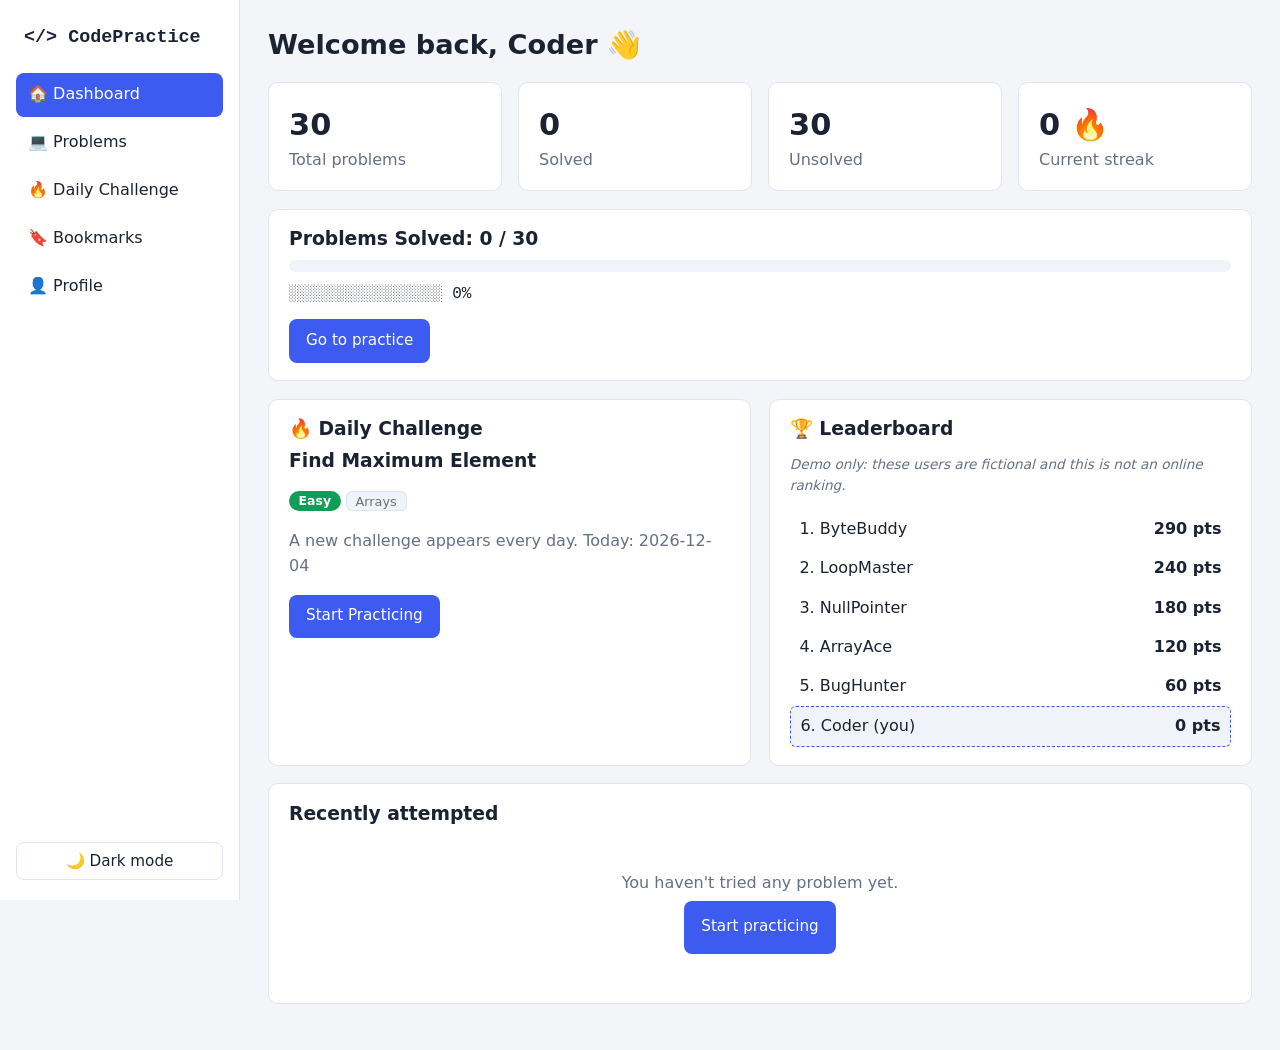
<file: coding-platform/index.html>
<!DOCTYPE html>
<html lang="en">
<head>
  <meta charset="UTF-8">
  <meta name="viewport" content="width=device-width, initial-scale=1">
  <title>Dashboard - CodePractice</title>
  <link rel="stylesheet" href="css/style.css">
  <link rel="stylesheet" href="css/responsive.css">
</head>
<body data-page="dashboard">
  <div class="layout">
    <aside id="sidebar" class="sidebar"></aside>
    <main class="main">
      <h1 id="welcome" class="page-title">Welcome</h1>
      <section class="stats">
        <div class="card stat"><span class="num-big" id="statTotal">0</span><span class="muted">Total problems</span></div>
        <div class="card stat"><span class="num-big" id="statSolved">0</span><span class="muted">Solved</span></div>
        <div class="card stat"><span class="num-big" id="statUnsolved">0</span><span class="muted">Unsolved</span></div>
        <div class="card stat"><span class="num-big" id="statStreak">0</span><span class="muted">Current streak</span></div>
      </section>
      <section class="card">
        <h3 id="progressText"></h3>
        <div class="progress"><div id="progressFill" class="progress-fill"></div></div>
        <pre id="progressAscii" class="ascii"></pre>
        <a class="btn primary" href="problems.html">Go to practice</a>
      </section>
      <div class="two-col">
        <section class="card" id="daily"><h3>🔥 Daily Challenge</h3><div id="dailyBox"></div></section>
        <section class="card"><h3>🏆 Leaderboard</h3>
          <p class="note">Demo only: these users are fictional and this is not an online ranking.</p>
          <div id="leaderboard"></div></section>
      </div>
      <section class="card"><h3>Recently attempted</h3><div id="recentList"></div></section>
    </main>
  </div>
  <div id="toast"></div>
  <script src="js/storage.js"></script>
  <script src="js/utils.js"></script>
  <script src="js/data.js"></script>
  <script src="js/app.js"></script>
  <script src="js/dashboard.js"></script>
</body>
</html>
</file>
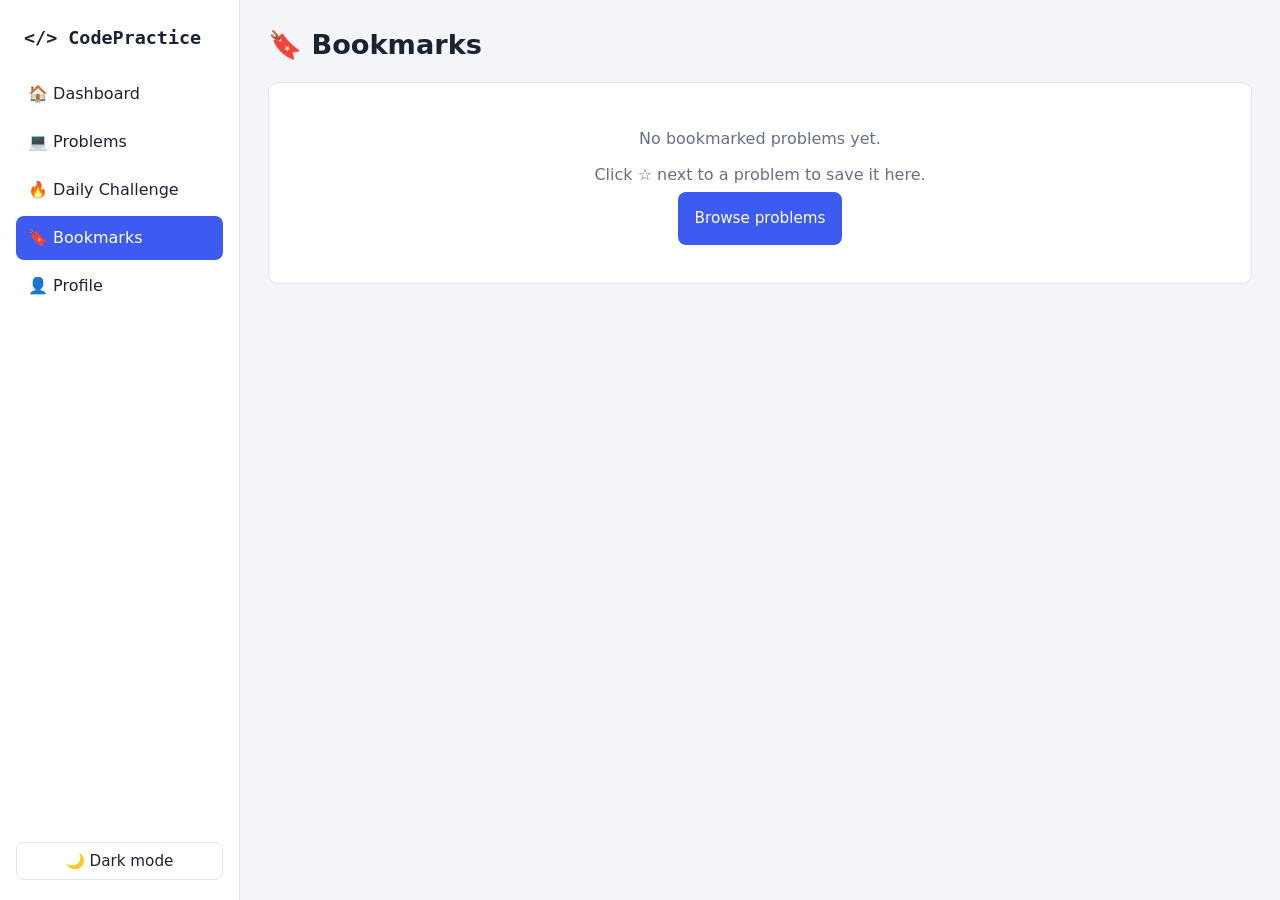
<file: coding-platform/bookmarks.html>
<!DOCTYPE html>
<html lang="en">
<head>
  <meta charset="UTF-8">
  <meta name="viewport" content="width=device-width, initial-scale=1">
  <title>Bookmarks - CodePractice</title>
  <link rel="stylesheet" href="css/style.css">
  <link rel="stylesheet" href="css/responsive.css">
</head>
<body data-page="bookmarks">
  <div class="layout">
    <aside id="sidebar" class="sidebar"></aside>
    <main class="main">
      <h1 class="page-title">🔖 Bookmarks</h1>
      <div id="bookmarkList" class="card list"></div>
    </main>
  </div>
  <div id="toast"></div>
  <script src="js/storage.js"></script>
  <script src="js/utils.js"></script>
  <script src="js/data.js"></script>
  <script src="js/app.js"></script>
  <script src="js/bookmarks.js"></script>
</body>
</html>
</file>
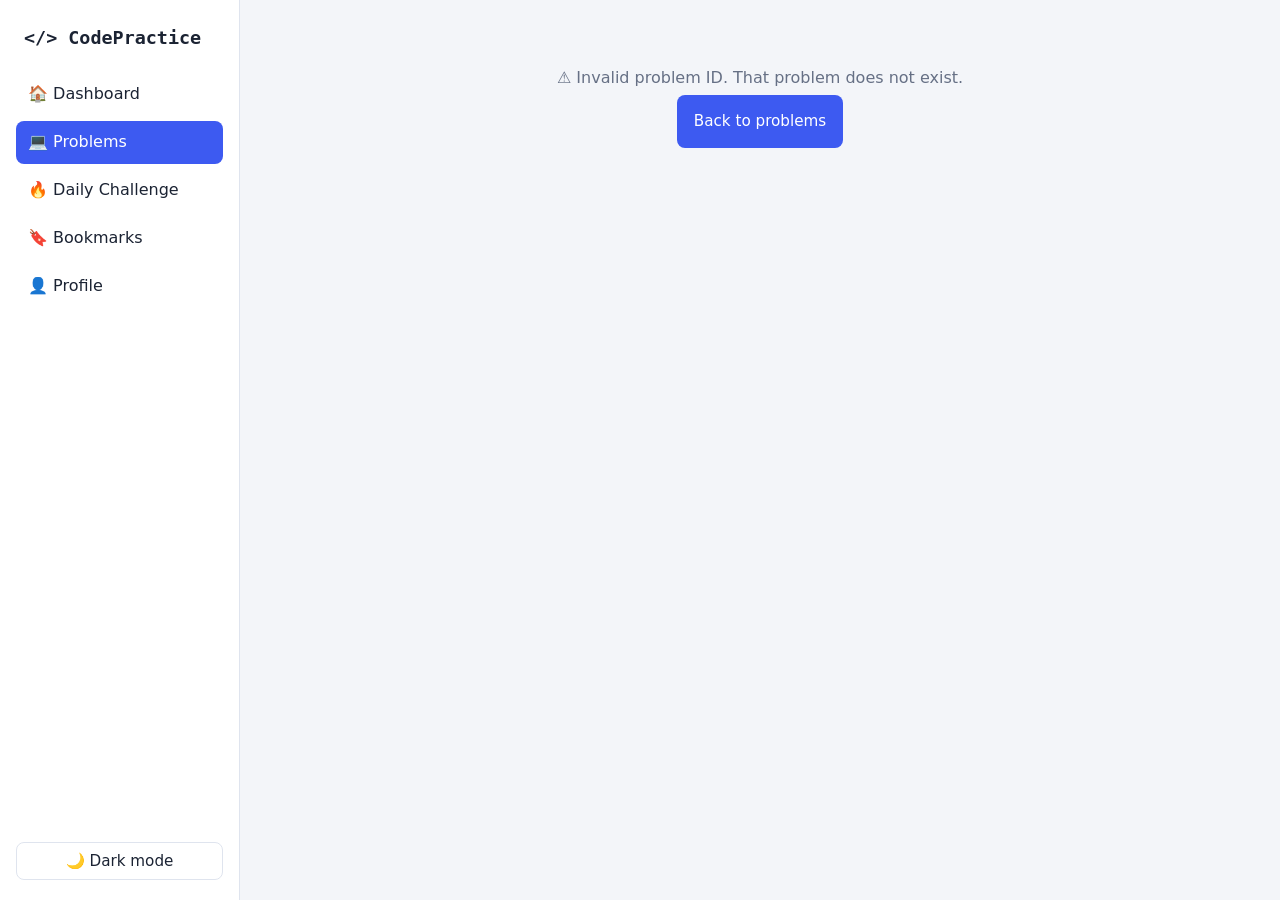
<file: coding-platform/problem.html>
<!DOCTYPE html>
<html lang="en">
<head>
  <meta charset="UTF-8">
  <meta name="viewport" content="width=device-width, initial-scale=1">
  <title>Problem - CodePractice</title>
  <link rel="stylesheet" href="css/style.css">
  <link rel="stylesheet" href="css/responsive.css">
</head>
<body data-page="problems">
  <div class="layout">
    <aside id="sidebar" class="sidebar"></aside>
    <main class="main">
      <div id="problemPage">
        <a href="problems.html" class="muted">&larr; Back to problems</a>
        <div class="problem-layout">
          <section class="card" id="problemPanel"></section>
          <section class="card editor-card">
            <div class="toolbar">
              <select id="languageSelect" class="input select">
                <option value="c">C</option><option value="cpp">C++</option>
                <option value="python">Python</option><option value="javascript">JavaScript</option>
              </select>
              <span class="note">Frontend simulation: code is not compiled</span>
            </div>
            <div class="editor-wrap">
              <pre id="lineNumbers" class="line-numbers">1</pre>
              <textarea id="codeEditor" spellcheck="false" wrap="off"></textarea>
            </div>
            <div class="btn-row">
              <button id="runBtn" class="btn ghost">&#9654; Run Code</button>
              <button id="submitBtn" class="btn primary">Submit</button>
              <button id="resetBtn" class="btn ghost">Reset Code</button>
            </div>
            <h4>Output</h4>
            <div id="consoleBox" class="console">Press Run Code or Submit to see a result here.</div>
          </section>
        </div>
      </div>
    </main>
  </div>
  <div id="toast"></div>
  <script src="js/storage.js"></script>
  <script src="js/utils.js"></script>
  <script src="js/data.js"></script>
  <script src="js/app.js"></script>
  <script src="js/problem.js"></script>
</body>
</html>
</file>
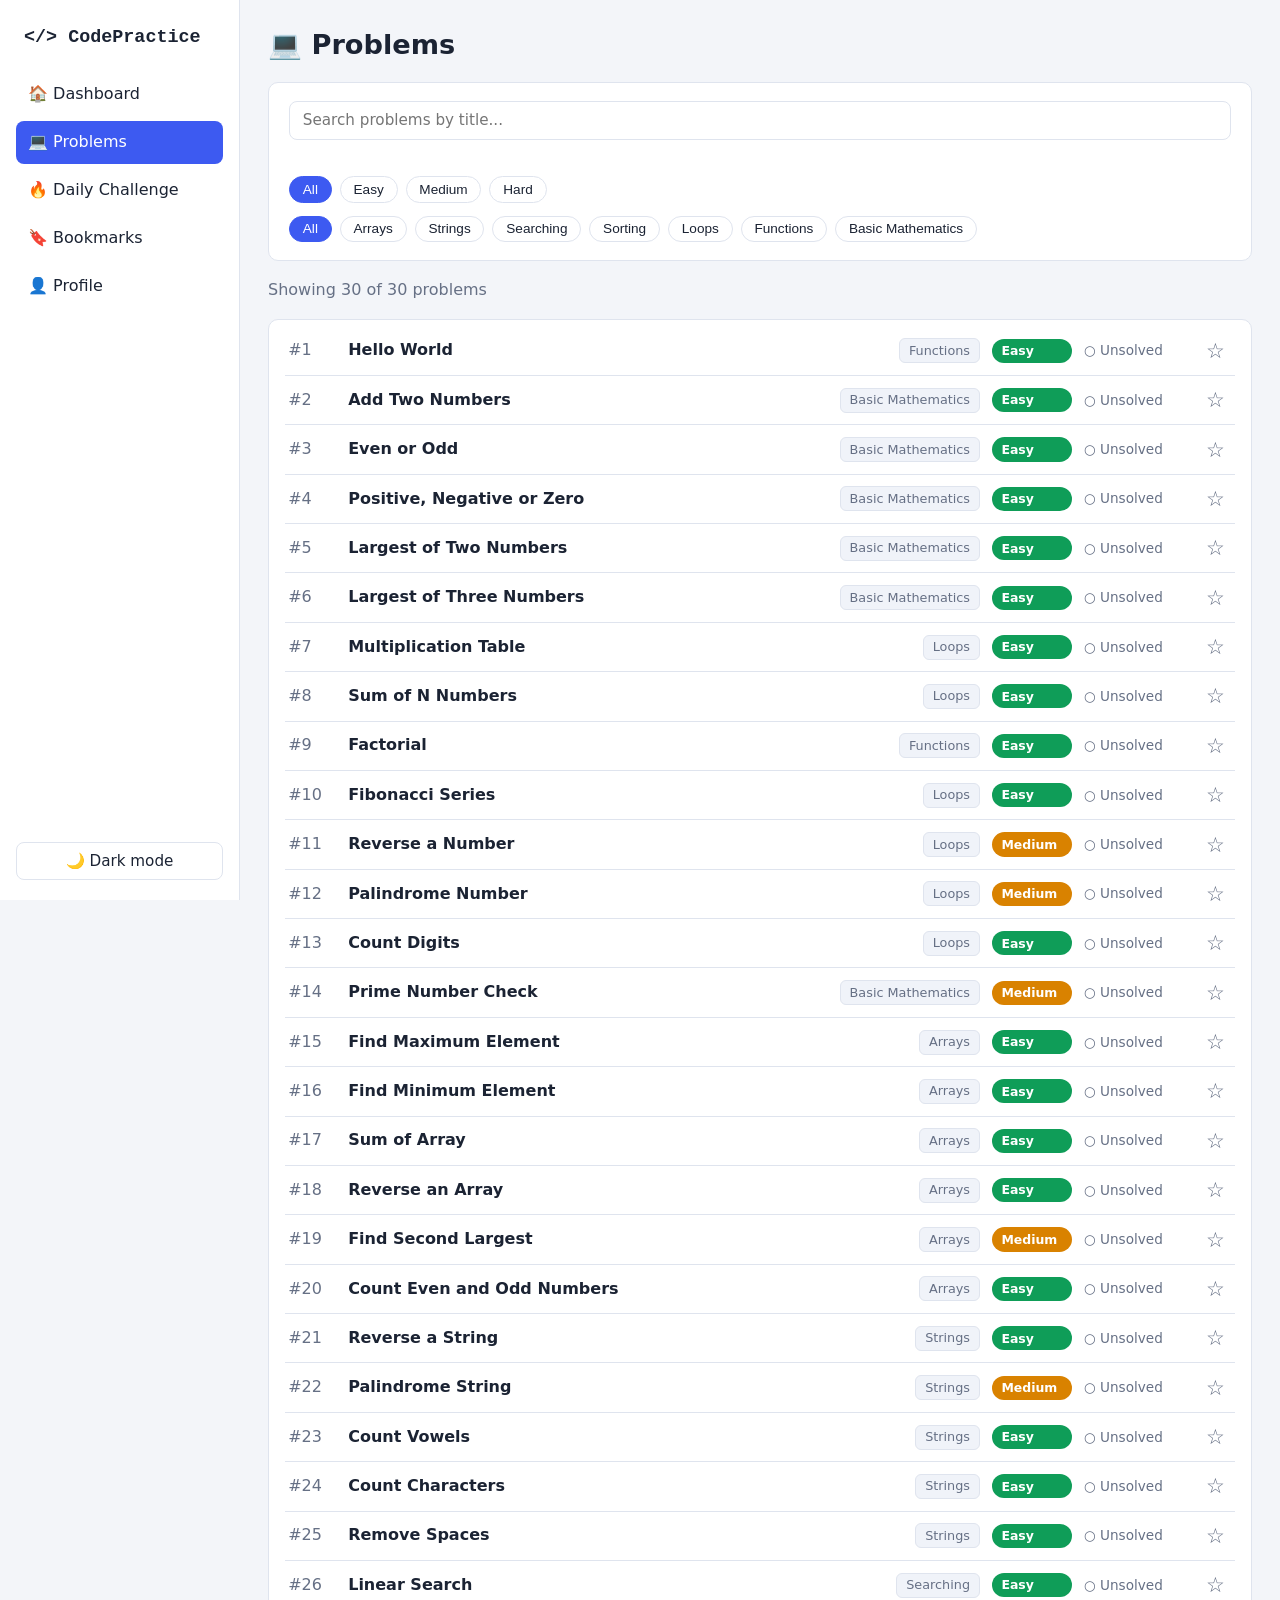
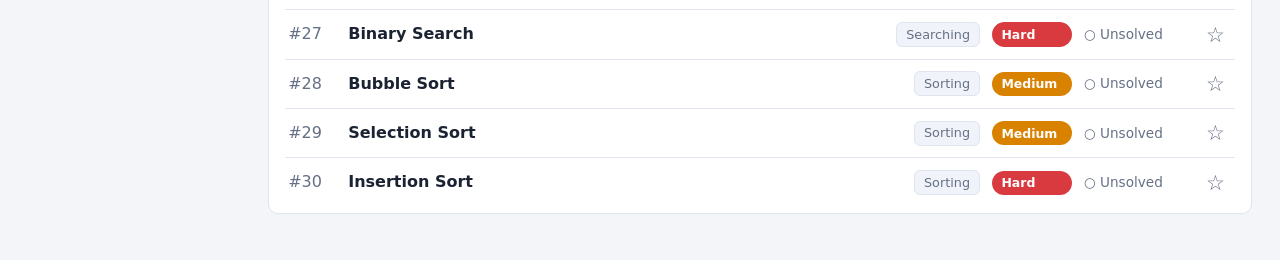
<file: coding-platform/problems.html>
<!DOCTYPE html>
<html lang="en">
<head>
  <meta charset="UTF-8">
  <meta name="viewport" content="width=device-width, initial-scale=1">
  <title>Problems - CodePractice</title>
  <link rel="stylesheet" href="css/style.css">
  <link rel="stylesheet" href="css/responsive.css">
</head>
<body data-page="problems">
  <div class="layout">
    <aside id="sidebar" class="sidebar"></aside>
    <main class="main">
      <h1 class="page-title">💻 Problems</h1>
      <div class="card">
        <input id="searchInput" class="input" type="search" placeholder="Search problems by title..." autocomplete="off">
        <p id="searchMessage" class="error-text"></p>
        <div class="chip-row" id="difficultyChips"></div>
        <div class="chip-row" id="topicChips"></div>
      </div>
      <p id="count" class="muted"></p>
      <div id="problemList" class="card list"></div>
    </main>
  </div>
  <div id="toast"></div>
  <script src="js/storage.js"></script>
  <script src="js/utils.js"></script>
  <script src="js/data.js"></script>
  <script src="js/app.js"></script>
  <script src="js/problems.js"></script>
</body>
</html>
</file>
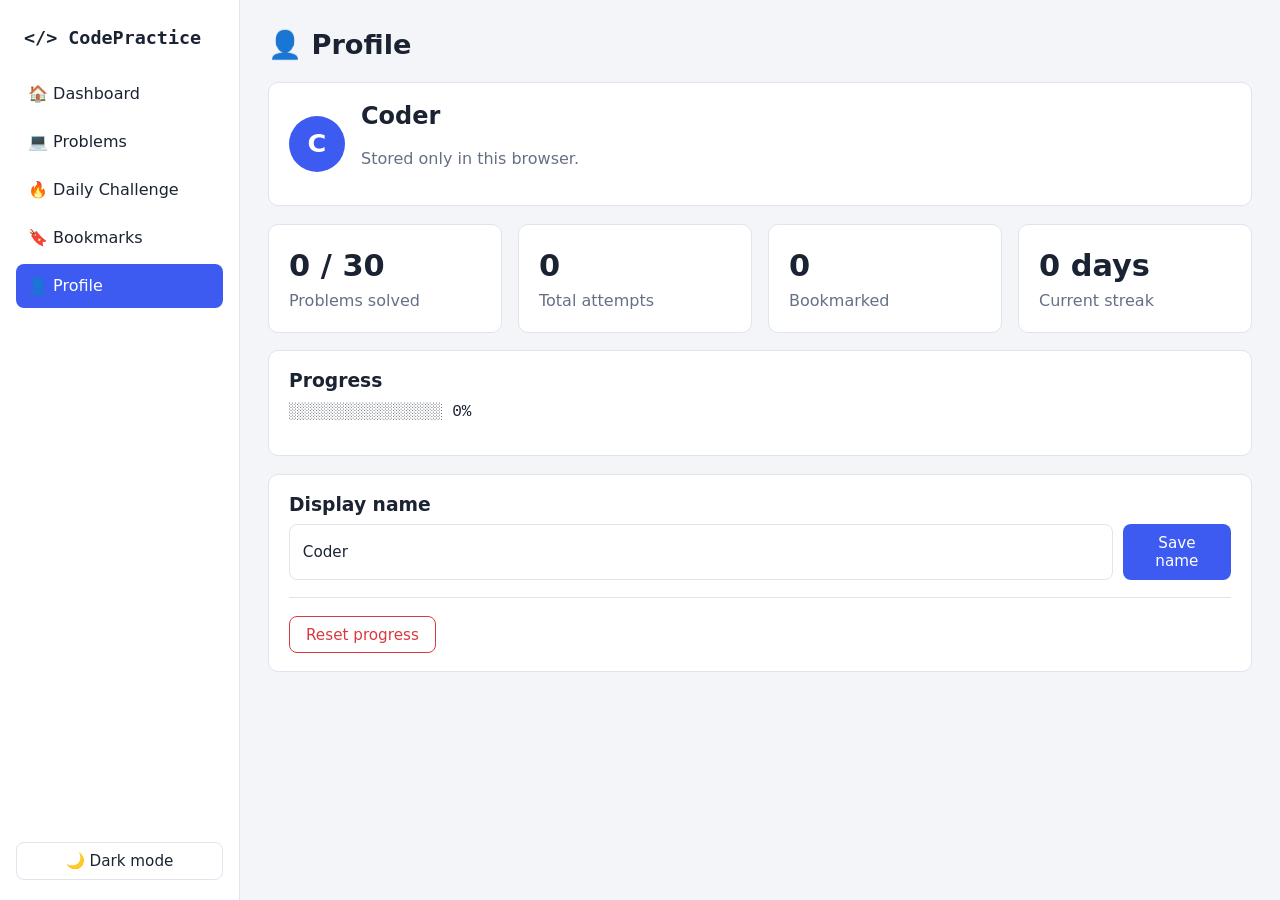
<file: coding-platform/profile.html>
<!DOCTYPE html>
<html lang="en">
<head>
  <meta charset="UTF-8">
  <meta name="viewport" content="width=device-width, initial-scale=1">
  <title>Profile - CodePractice</title>
  <link rel="stylesheet" href="css/style.css">
  <link rel="stylesheet" href="css/responsive.css">
</head>
<body data-page="profile">
  <div class="layout">
    <aside id="sidebar" class="sidebar"></aside>
    <main class="main">
      <h1 class="page-title">👤 Profile</h1>
      <section class="card profile-head">
        <div id="avatar" class="avatar">C</div>
        <div><h2 id="profileName"></h2><p class="muted">Stored only in this browser.</p></div>
      </section>
      <section class="stats">
        <div class="card stat"><span class="num-big" id="pSolved"></span><span class="muted">Problems solved</span></div>
        <div class="card stat"><span class="num-big" id="pAttempts"></span><span class="muted">Total attempts</span></div>
        <div class="card stat"><span class="num-big" id="pBookmarks"></span><span class="muted">Bookmarked</span></div>
        <div class="card stat"><span class="num-big" id="pStreak"></span><span class="muted">Current streak</span></div>
      </section>
      <section class="card"><h3>Progress</h3><pre id="pProgress" class="ascii"></pre></section>
      <section class="card">
        <h3>Display name</h3>
        <form id="nameForm" class="inline-form">
          <input id="nameInput" class="input" maxlength="30" placeholder="Your name">
          <button class="btn primary" type="submit">Save name</button>
        </form>
        <hr><button id="resetBtn" class="btn danger">Reset progress</button>
      </section>
    </main>
  </div>
  <div id="toast"></div>
  <script src="js/storage.js"></script>
  <script src="js/utils.js"></script>
  <script src="js/data.js"></script>
  <script src="js/app.js"></script>
  <script src="js/profile.js"></script>
</body>
</html>
</file>
<file: coding-platform/css/style.css>
/* style.css - colours are CSS variables, so dark mode only swaps the values */
:root {
  --bg: #f3f5f9; --card: #ffffff; --text: #1b2333; --muted: #667085; --border: #dfe4ee;
  --primary: #3d5af1; --primary-hover: #2f48cc; --sidebar: #ffffff;
  --easy: #0f9d58; --medium: #d98200; --hard: #d93a3f;
  --code-bg: #f0f3f9; --console-bg: #0f1523; --console-text: #d8e0f0;
}
[data-theme="dark"] {
  --bg: #0e131f; --card: #161d2c; --text: #e5e9f2; --muted: #8b96ab; --border: #26304a;
  --primary: #6b83ff; --primary-hover: #5570f0; --sidebar: #121927;
  --code-bg: #0b101a; --console-bg: #080c14;
}
* { box-sizing: border-box; }
body { margin: 0; background: var(--bg); color: var(--text); font-family: "Segoe UI", system-ui, -apple-system, sans-serif; line-height: 1.55; transition: background .25s, color .25s; }
a { color: var(--primary); text-decoration: none; }
h1, h2, h3, h4 { margin: 0 0 .5rem; line-height: 1.25; }
h4 { margin-top: 1.1rem; font-size: .95rem; }
pre { margin: 0; font-family: Consolas, "Courier New", monospace; }

/* Layout */
.layout { display: grid; grid-template-columns: 240px 1fr; min-height: 100vh; }
.sidebar { background: var(--sidebar); border-right: 1px solid var(--border); padding: 1.25rem 1rem; position: sticky; top: 0; height: 100vh; display: flex; flex-direction: column; gap: 1rem; }
.brand { font-family: Consolas, monospace; font-weight: 700; font-size: 1.15rem; padding: .25rem .5rem; }
.nav { display: flex; flex-direction: column; gap: .25rem; }
.nav a { color: var(--text); padding: .6rem .75rem; border-radius: 8px; transition: background .2s, padding-left .2s; }
.nav a:hover { background: var(--code-bg); padding-left: 1rem; }
.nav a.active { background: var(--primary); color: #fff; }
.theme-btn { margin-top: auto; }
.main { padding: 1.75rem; max-width: 1200px; width: 100%; margin: 0 auto; }
.page-title { font-size: 1.7rem; margin-bottom: 1.25rem; }

/* Cards and stats */
.card { background: var(--card); border: 1px solid var(--border); border-radius: 10px; padding: 1.1rem 1.25rem; margin-bottom: 1.1rem; transition: transform .2s, box-shadow .2s; }
.stats { display: grid; grid-template-columns: repeat(4, 1fr); gap: 1rem; margin-bottom: 1.1rem; }
.stats .card { margin: 0; }
.stat { display: flex; flex-direction: column; }
.stat:hover { transform: translateY(-3px); box-shadow: 0 6px 16px rgba(0, 0, 0, .12); }
.num-big { font-size: 1.9rem; font-weight: 700; }
.two-col { display: grid; grid-template-columns: 1fr 1fr; gap: 1.1rem; }
.muted { color: var(--muted); }
.note { color: var(--muted); font-size: .85rem; font-style: italic; }
.error-text { color: var(--hard); font-size: .9rem; margin: .4rem 0 0; min-height: 1.2em; }

/* Progress */
.progress { height: 12px; background: var(--code-bg); border-radius: 99px; overflow: hidden; margin: .6rem 0; }
.progress-fill { height: 100%; width: 0; background: var(--primary); border-radius: 99px; transition: width .6s ease; }
.ascii { font-size: 1rem; margin-bottom: .8rem; }

/* Badges, tags, buttons */
.badge { padding: .15rem .6rem; border-radius: 99px; font-size: .78rem; font-weight: 600; color: #fff; }
.badge.easy { background: var(--easy); } .badge.medium { background: var(--medium); } .badge.hard { background: var(--hard); }
.tag { background: var(--code-bg); border: 1px solid var(--border); padding: .1rem .55rem; border-radius: 6px; font-size: .8rem; color: var(--muted); }
.btn { display: inline-block; border: 1px solid transparent; border-radius: 8px; padding: .55rem 1rem; font-size: .95rem; cursor: pointer; font-family: inherit; transition: background .2s, transform .15s; }
.btn:hover { transform: translateY(-1px); }
.btn.primary { background: var(--primary); color: #fff; } .btn.primary:hover { background: var(--primary-hover); }
.btn.ghost { background: transparent; color: var(--text); border-color: var(--border); } .btn.ghost:hover { background: var(--code-bg); }
.btn.danger { background: transparent; color: var(--hard); border-color: var(--hard); }
.icon-btn { background: none; border: none; font-size: 1.3rem; cursor: pointer; color: var(--muted); transition: transform .2s; }
.icon-btn:hover { transform: scale(1.25); } .icon-btn.active { color: #f5a623; }

/* Inputs and filter chips */
.input { width: 100%; padding: .6rem .8rem; border: 1px solid var(--border); border-radius: 8px; background: var(--card); color: var(--text); font-size: .95rem; font-family: inherit; }
.input:focus, textarea:focus { outline: 2px solid var(--primary); outline-offset: 1px; }
.chip-row { display: flex; flex-wrap: wrap; gap: .5rem; margin-top: .8rem; }
.chip { border: 1px solid var(--border); background: transparent; color: var(--text); padding: .3rem .8rem; border-radius: 99px; cursor: pointer; font-size: .85rem; transition: background .2s; }
.chip:hover { background: var(--code-bg); }
.chip.active { background: var(--primary); color: #fff; border-color: var(--primary); }

/* Problem list */
.list { padding: .4rem 1rem; }
.problem-row { display: grid; grid-template-columns: 3rem 1fr auto 5rem 6.5rem 2rem; align-items: center; gap: .75rem; padding: .7rem .2rem; border-bottom: 1px solid var(--border); transition: background .2s; }
.problem-row:last-child { border-bottom: none; }
.problem-row:hover { background: var(--code-bg); }
.problem-row .num { color: var(--muted); } .problem-row .title { font-weight: 600; color: var(--text); }
.status { font-size: .85rem; color: var(--muted); } .status.solved { color: var(--easy); font-weight: 600; }
.empty { text-align: center; padding: 2rem 1rem; color: var(--muted); line-height: 2.2; }

/* Leaderboard, profile */
.lb-row { display: flex; justify-content: space-between; padding: .45rem .6rem; border-radius: 6px; }
.lb-row.you { background: var(--code-bg); border: 1px dashed var(--primary); }
.profile-head { display: flex; align-items: center; gap: 1rem; }
.avatar { width: 56px; height: 56px; border-radius: 50%; background: var(--primary); color: #fff; font-size: 1.6rem; font-weight: 700; display: grid; place-items: center; }
.inline-form { display: flex; gap: .6rem; }
hr { border: none; border-top: 1px solid var(--border); margin: 1.1rem 0; }

/* Problem page */
.problem-layout { display: grid; grid-template-columns: 1fr 1fr; gap: 1.1rem; margin-top: .75rem; align-items: start; }
.problem-head { display: flex; justify-content: space-between; align-items: center; }
.example { background: var(--code-bg); border-radius: 8px; padding: .7rem 1rem; }
.example pre { margin: .2rem 0 .6rem; white-space: pre-wrap; }
.toolbar { display: flex; align-items: center; gap: .8rem; margin-bottom: .7rem; }
.select { width: auto; }
.editor-wrap { display: flex; border: 1px solid var(--border); border-radius: 8px; overflow: hidden; background: var(--code-bg); height: 320px; }
.line-numbers, #codeEditor { font-family: Consolas, "Courier New", monospace; font-size: 14px; line-height: 21px; padding: 10px 0; margin: 0; }
.line-numbers { width: 3rem; text-align: right; padding-right: .6rem; color: var(--muted); border-right: 1px solid var(--border); overflow: hidden; user-select: none; }
#codeEditor { flex: 1; border: none; resize: none; background: transparent; color: var(--text); padding-left: .8rem; white-space: pre; overflow: auto; tab-size: 4; }
.btn-row { display: flex; gap: .6rem; flex-wrap: wrap; margin-top: .8rem; }
.console { background: var(--console-bg); color: var(--console-text); font-family: Consolas, monospace; font-size: .9rem; padding: .8rem 1rem; border-radius: 8px; min-height: 110px; border-left: 4px solid var(--muted); }
.console.ok { border-left-color: var(--easy); } .console.bad { border-left-color: var(--hard); } .console.info { border-left-color: var(--primary); }

/* Toast message */
#toast { position: fixed; right: 1.25rem; top: 1.25rem; padding: .7rem 1.1rem; border-radius: 8px; color: #fff; background: var(--primary); opacity: 0; transform: translateY(-12px); pointer-events: none; transition: opacity .25s, transform .25s; z-index: 50; }
#toast.show { opacity: 1; transform: translateY(0); }
#toast.success { background: var(--easy); } #toast.error { background: var(--hard); }
@media (prefers-reduced-motion: reduce) { * { transition: none !important; } }
</file>
<file: coding-platform/css/responsive.css>
/* responsive.css - tablet and phone layouts */
@media (max-width: 1000px) {
  .problem-layout { grid-template-columns: 1fr; }   /* editor goes below the problem */
  .stats { grid-template-columns: repeat(2, 1fr); }
  .two-col { grid-template-columns: 1fr; }
}
@media (max-width: 720px) {
  .layout { grid-template-columns: 1fr; }
  /* sidebar becomes a bottom navigation bar */
  .sidebar { position: fixed; bottom: 0; left: 0; right: 0; top: auto; height: auto; flex-direction: row; padding: .3rem; z-index: 40; border-right: none; border-top: 1px solid var(--border); }
  .brand { display: none; }
  .theme-btn { margin: 0; padding: .4rem; font-size: .7rem; }
  .nav { flex-direction: row; width: 100%; justify-content: space-around; }
  .nav a { font-size: .68rem; padding: .4rem .2rem; text-align: center; flex: 1; }
  .nav a:hover { padding-left: .2rem; }
  .main { padding: 1rem 1rem 5rem; }
  .problem-row { grid-template-columns: 2.5rem 1fr 2rem; }
  .problem-row .tag, .problem-row .status { display: none; }
  .problem-row .badge { grid-column: 2; justify-self: start; }
  .inline-form { flex-direction: column; }
}
</file>
